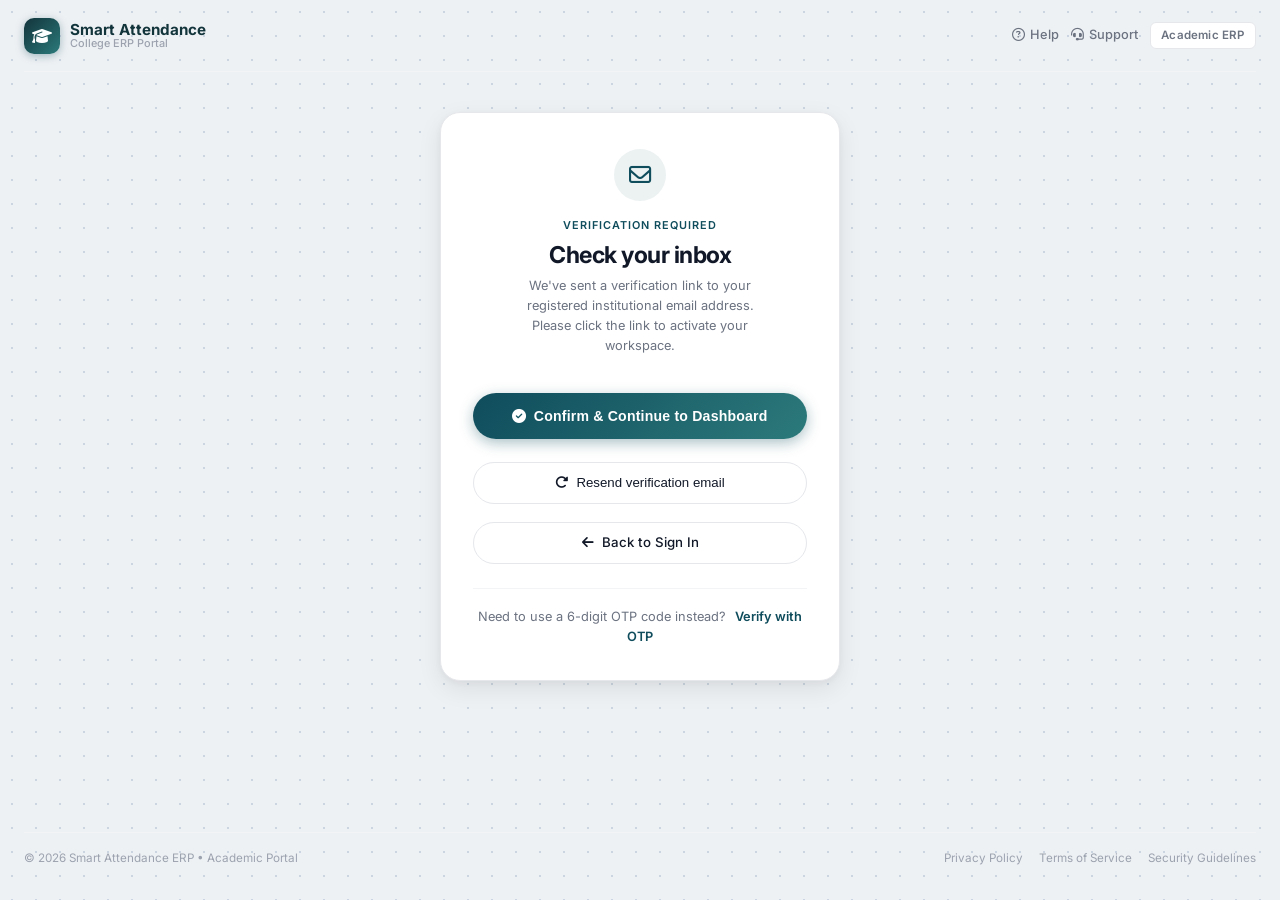
<file: Authentication/email-verification.html>
<!DOCTYPE html>
<html lang="en">
<head>
    <meta charset="UTF-8">
    <meta name="viewport" content="width=device-width, initial-scale=1.0">
    <title>Email Verification | Smart Attendance ERP</title>
    <!-- Google Fonts Poppins -->
    <link rel="preconnect" href="https://fonts.googleapis.com">
    <link rel="preconnect" href="https://fonts.gstatic.com" crossorigin>
    <link href="https://fonts.googleapis.com/css2?family=Poppins:wght@300;400;500;600;700&display=swap" rel="stylesheet">
    <!-- Font Awesome 6.5.1 -->
    <link rel="stylesheet" href="https://cdnjs.cloudflare.com/ajax/libs/font-awesome/6.5.1/css/all.min.css">
    <!-- Authentication ERP Stylesheet -->
    <link rel="stylesheet" href="/Authentication/css/style.css">
</head>
<body>

    <div class="page-shell">
        <!-- Top Navigation Header -->
        <header class="topbar">
            <a class="brand" href="/login">
                <div class="brand-mark">
                    <i class="fa-solid fa-graduation-cap"></i>
                </div>
                <div class="brand-text-wrap">
                    <span class="brand-name">Smart Attendance</span>
                    <span class="brand-sub">College ERP Portal</span>
                </div>
            </a>
            <nav class="topbar-nav" aria-label="Portal links">
                <a href="#"><i class="fa-regular fa-circle-question me-1"></i> Help</a>
                <a href="#"><i class="fa-solid fa-headset me-1"></i> Support</a>
                <span class="lang-pill">Academic ERP</span>
            </nav>
        </header>

        <!-- Main Split Authentication Layout -->
        <main class="auth-layout">
            
            <!-- Left Side: Product Branding & Overview -->
            <section class="hero-panel" aria-label="Account Verification">
                <div class="hero-content">
                    <div class="hero-badge">
                        <i class="fa-solid fa-envelope-circle-check"></i> Account Verification
                    </div>
                    <h1 class="hero-title">Verify your email</h1>
                    <p class="hero-tagline">"Confirm your institutional affiliation."</p>
                    <p class="hero-text">
                        A quick verification ensures all parent SMS alerts, student attendance digests, and academic rosters remain confidential and properly routed.
                    </p>

                    <div class="feature-grid">
                        <div class="feature-card">
                            <i class="fa-solid fa-envelope-open-text"></i>
                            <span>Direct Link Delivery</span>
                        </div>
                        <div class="feature-card">
                            <i class="fa-solid fa-clock"></i>
                            <span>Rapid Activation</span>
                        </div>
                        <div class="feature-card">
                            <i class="fa-solid fa-user-shield"></i>
                            <span>Spam Protection</span>
                        </div>
                        <div class="feature-card">
                            <i class="fa-solid fa-school"></i>
                            <span>Campus Sync</span>
                        </div>
                    </div>
                </div>

                <div class="hero-footer-note">
                    <i class="fa-solid fa-circle-check"></i>
                    <span>College IT Security Protocols &bull; ERP v2.4</span>
                </div>
            </section>

            <!-- Right Side: Email Verification Card -->
            <section class="auth-card-panel">
                <div class="auth-card">
                    
                    <div class="auth-card-head text-center">
                        <div style="width: 52px; height: 52px; background-color: var(--primary-light); color: var(--primary); border-radius: 50%; display: inline-flex; align-items: center; justify-content: center; font-size: 1.4rem; margin-bottom: 1rem;">
                            <i class="fa-regular fa-envelope"></i>
                        </div>
                        <span class="auth-eyebrow">Verification Required</span>
                        <h2 class="auth-title">Check your inbox</h2>
                        <p class="auth-desc">We've sent a verification link to your registered institutional email address. Please click the link to activate your workspace.</p>
                    </div>

                    <!-- Resend Notification Banner -->
                    <div class="auth-alert auth-alert-success" id="resendAlert">
                        <i class="fa-solid fa-circle-check mt-1"></i>
                        <span>A fresh verification link has been sent to your email.</span>
                    </div>

                    <div class="form-section mt-2">
                        <!-- Simulate Instant Verification Button for testing/demo flow -->
                        <button type="button" class="btn-submit" id="verifyNowBtn">
                            <i class="fa-solid fa-circle-check me-1"></i> Confirm & Continue to Dashboard
                        </button>

                        <!-- Resend Button with 60s cooldown timer -->
                        <button type="button" class="btn-secondary-action" id="resendBtn">
                            <i class="fa-solid fa-rotate-right me-1"></i> <span id="resendText">Resend verification email</span>
                        </button>

                        <a href="/login" class="btn-secondary-action" style="margin-top: 0.25rem;">
                            <i class="fa-solid fa-arrow-left me-1"></i> Back to Sign In
                        </a>
                    </div>

                    <div class="auth-footer-links">
                        <span>Need to use a 6-digit OTP code instead?</span>
                        <a href="/Authentication/otp-verification.html">Verify with OTP</a>
                    </div>

                </div>
            </section>

        </main>

        <!-- Footer -->
        <footer class="footer">
            <span>&copy; 2026 Smart Attendance ERP &bull; Academic Portal</span>
            <div class="footer-links">
                <a href="#">Privacy Policy</a>
                <a href="#">Terms of Service</a>
                <a href="#">Security Guidelines</a>
            </div>
        </footer>
    </div>

    <!-- Core Authentication Controller -->
    <script src="/auth.js"></script>
    <script>
        document.addEventListener('DOMContentLoaded', () => {
            const resendBtn = document.getElementById('resendBtn');
            const resendText = document.getElementById('resendText');
            const resendAlert = document.getElementById('resendAlert');
            const verifyNowBtn = document.getElementById('verifyNowBtn');

            let countdown = 0;
            let timerInterval = null;

            resendBtn.addEventListener('click', () => {
                if (countdown > 0) return;

                resendAlert.classList.add('active');
                countdown = 60;
                resendBtn.disabled = true;
                updateButtonText();

                timerInterval = setInterval(() => {
                    countdown--;
                    if (countdown <= 0) {
                        clearInterval(timerInterval);
                        resendBtn.disabled = false;
                        resendText.textContent = 'Resend verification email';
                    } else {
                        updateButtonText();
                    }
                }, 1000);
            });

            function updateButtonText() {
                resendText.textContent = `Resend available in (${countdown}s)`;
            }

            verifyNowBtn.addEventListener('click', () => {
                verifyNowBtn.disabled = true;
                verifyNowBtn.innerHTML = '<span class="btn-spinner active me-2"></span> Finalizing verification...';
                setTimeout(() => {
                    window.location.replace('/dashboard');
                }, 600);
            });
        });
    </script>
</body>
</html>
</file>
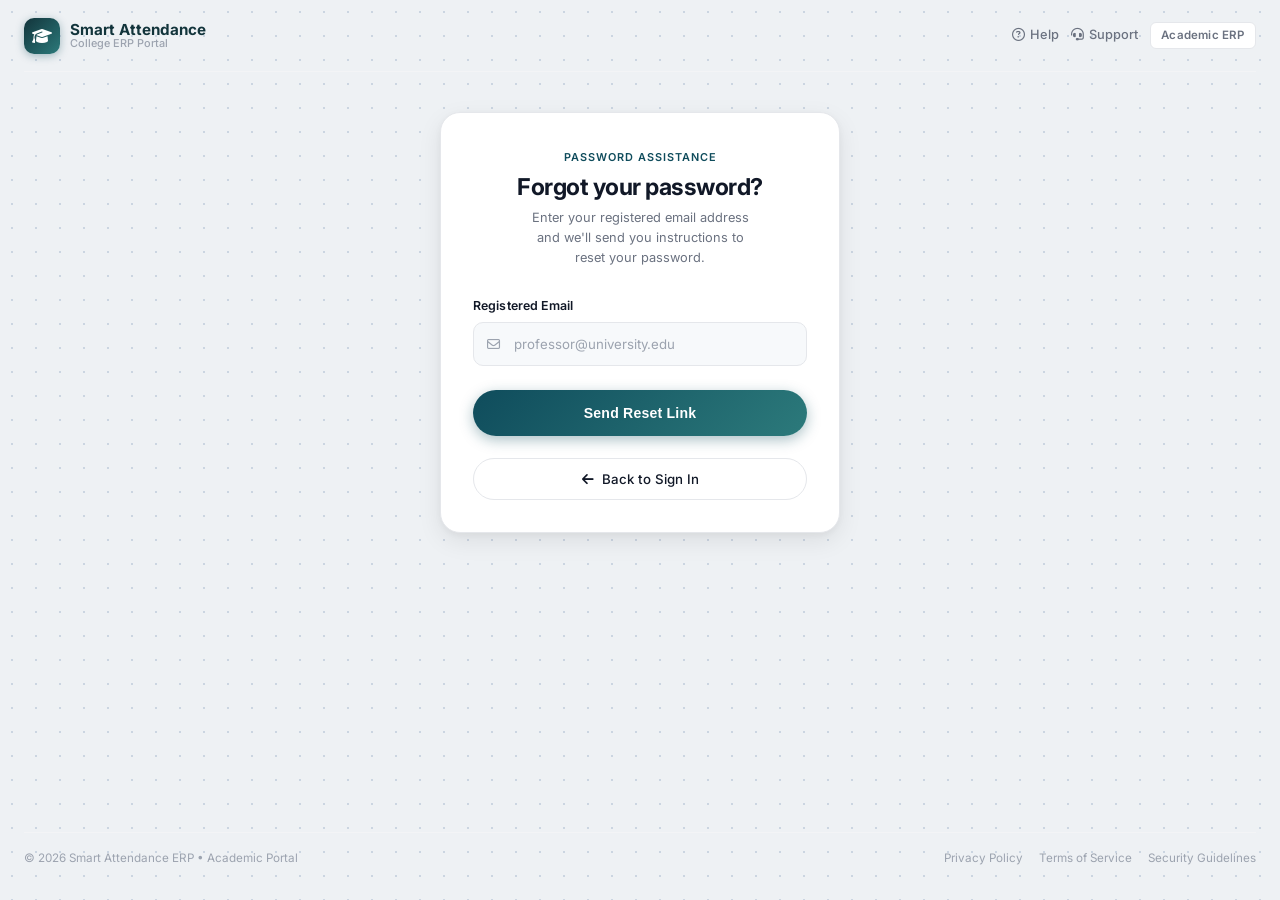
<file: Authentication/forgot-password.html>
<!DOCTYPE html>
<html lang="en">
<head>
    <meta charset="UTF-8">
    <meta name="viewport" content="width=device-width, initial-scale=1.0">
    <title>Forgot Password | Smart Attendance ERP</title>
    <!-- Google Fonts Poppins -->
    <link rel="preconnect" href="https://fonts.googleapis.com">
    <link rel="preconnect" href="https://fonts.gstatic.com" crossorigin>
    <link href="https://fonts.googleapis.com/css2?family=Poppins:wght@300;400;500;600;700&display=swap" rel="stylesheet">
    <!-- Font Awesome 6.5.1 -->
    <link rel="stylesheet" href="https://cdnjs.cloudflare.com/ajax/libs/font-awesome/6.5.1/css/all.min.css">
    <!-- Authentication ERP Stylesheet -->
    <link rel="stylesheet" href="/Authentication/css/style.css">
</head>
<body>

    <div class="page-shell">
        <!-- Top Navigation Header -->
        <header class="topbar">
            <a class="brand" href="/login">
                <div class="brand-mark">
                    <i class="fa-solid fa-graduation-cap"></i>
                </div>
                <div class="brand-text-wrap">
                    <span class="brand-name">Smart Attendance</span>
                    <span class="brand-sub">College ERP Portal</span>
                </div>
            </a>
            <nav class="topbar-nav" aria-label="Portal links">
                <a href="#"><i class="fa-regular fa-circle-question me-1"></i> Help</a>
                <a href="#"><i class="fa-solid fa-headset me-1"></i> Support</a>
                <span class="lang-pill">Academic ERP</span>
            </nav>
        </header>

        <!-- Main Split Authentication Layout -->
        <main class="auth-layout">
            
            <!-- Left Side: Product Branding & Overview -->
            <section class="hero-panel" aria-label="Account Recovery Overview">
                <div class="hero-content">
                    <div class="hero-badge">
                        <i class="fa-solid fa-key"></i> Credential Recovery
                    </div>
                    <h1 class="hero-title">Recover access safely</h1>
                    <p class="hero-tagline">"Verified institutional password reset."</p>
                    <p class="hero-text">
                        Securely recover access to your faculty workspace. Verification instructions will be dispatched to your registered institutional email.
                    </p>

                    <div class="feature-grid">
                        <div class="feature-card">
                            <i class="fa-solid fa-envelope-circle-check"></i>
                            <span>Protected Reset Link</span>
                        </div>
                        <div class="feature-card">
                            <i class="fa-solid fa-stopwatch"></i>
                            <span>Timed Expiration</span>
                        </div>
                        <div class="feature-card">
                            <i class="fa-solid fa-shield-halved"></i>
                            <span>Data Protection</span>
                        </div>
                        <div class="feature-card">
                            <i class="fa-solid fa-headset"></i>
                            <span>Admin Support</span>
                        </div>
                    </div>
                </div>

                <div class="hero-footer-note">
                    <i class="fa-solid fa-circle-check"></i>
                    <span>Authorized Institutional Security System v2.4</span>
                </div>
            </section>

            <!-- Right Side: Forgot Password Form Card -->
            <section class="auth-card-panel">
                <div class="auth-card">
                    
                    <div class="auth-card-head">
                        <span class="auth-eyebrow">Password Assistance</span>
                        <h2 class="auth-title">Forgot your password?</h2>
                        <p class="auth-desc">Enter your registered email address and we'll send you instructions to reset your password.</p>
                    </div>

                    <!-- Success Alert Banner -->
                    <div class="auth-alert auth-alert-success" id="successAlert">
                        <i class="fa-solid fa-circle-check mt-1"></i>
                        <span>Password reset instructions have been sent to your email. Please check your inbox and spam folder.</span>
                    </div>

                    <!-- Form Section -->
                    <form class="form-section" id="forgotForm" novalidate>
                        
                        <div class="field-group">
                            <label class="field-label" for="resetEmail">Registered Email</label>
                            <div class="input-wrapper">
                                <i class="fa-regular fa-envelope input-icon"></i>
                                <input 
                                    type="email" 
                                    class="form-control-custom" 
                                    id="resetEmail" 
                                    placeholder="professor@university.edu" 
                                    autocomplete="email"
                                    required 
                                />
                            </div>
                            <div class="invalid-feedback-custom" id="emailFeedback">Please enter a valid email address.</div>
                        </div>

                        <!-- Action Buttons -->
                        <button type="submit" class="btn-submit" id="submitBtn">
                            <span class="btn-spinner" id="btnSpinner"></span>
                            <span id="btnText">Send Reset Link</span>
                        </button>

                        <a href="/login" class="btn-secondary-action">
                            <i class="fa-solid fa-arrow-left me-1"></i> Back to Sign In
                        </a>
                    </form>

                    <!-- Next Step Navigation after success -->
                    <div id="resetNextStep" style="display: none; margin-top: 1rem;">
                        <a href="/Authentication/reset-password.html" class="btn-submit" style="background-color: var(--accent); border-color: var(--accent);">
                            Simulate Reset Link Opened <i class="fa-solid fa-arrow-right ms-1"></i>
                        </a>
                    </div>

                </div>
            </section>

        </main>

        <!-- Footer -->
        <footer class="footer">
            <span>&copy; 2026 Smart Attendance ERP &bull; Academic Portal</span>
            <div class="footer-links">
                <a href="#">Privacy Policy</a>
                <a href="#">Terms of Service</a>
                <a href="#">Security Guidelines</a>
            </div>
        </footer>
    </div>

    <!-- Core Authentication Controller -->
    <script src="/auth.js"></script>
    <script>
        document.addEventListener('DOMContentLoaded', () => {
            const form = document.getElementById('forgotForm');
            const emailInput = document.getElementById('resetEmail');
            const emailFeedback = document.getElementById('emailFeedback');
            const successAlert = document.getElementById('successAlert');
            const submitBtn = document.getElementById('submitBtn');
            const btnText = document.getElementById('btnText');
            const btnSpinner = document.getElementById('btnSpinner');
            const resetNextStep = document.getElementById('resetNextStep');

            emailInput.addEventListener('input', () => {
                emailInput.classList.remove('is-invalid');
                emailFeedback.classList.remove('active');
            });

            function isValidEmail(val) {
                return /^[^\s@]+@[^\s@]+\.[^\s@]+$/.test(val);
            }

            form.addEventListener('submit', async (e) => {
                e.preventDefault();
                const email = emailInput.value.trim();

                if (!email) {
                    emailInput.classList.add('is-invalid');
                    emailFeedback.textContent = 'Please enter your registered email.';
                    emailFeedback.classList.add('active');
                    return;
                }

                if (!isValidEmail(email)) {
                    emailInput.classList.add('is-invalid');
                    emailFeedback.textContent = 'Please enter a valid email address.';
                    emailFeedback.classList.add('active');
                    return;
                }

                submitBtn.disabled = true;
                btnSpinner.classList.add('active');
                btnText.textContent = 'Sending link...';

                try {
                    await window.AuthService.requestPasswordReset(email);
                    
                    submitBtn.disabled = false;
                    btnSpinner.classList.remove('active');
                    btnText.textContent = 'Resend Reset Link';

                    successAlert.classList.add('active');
                    resetNextStep.style.display = 'block';
                } catch (err) {
                    submitBtn.disabled = false;
                    btnSpinner.classList.remove('active');
                    btnText.textContent = 'Send Reset Link';
                }
            });
        });
    </script>
</body>
</html>
</file>
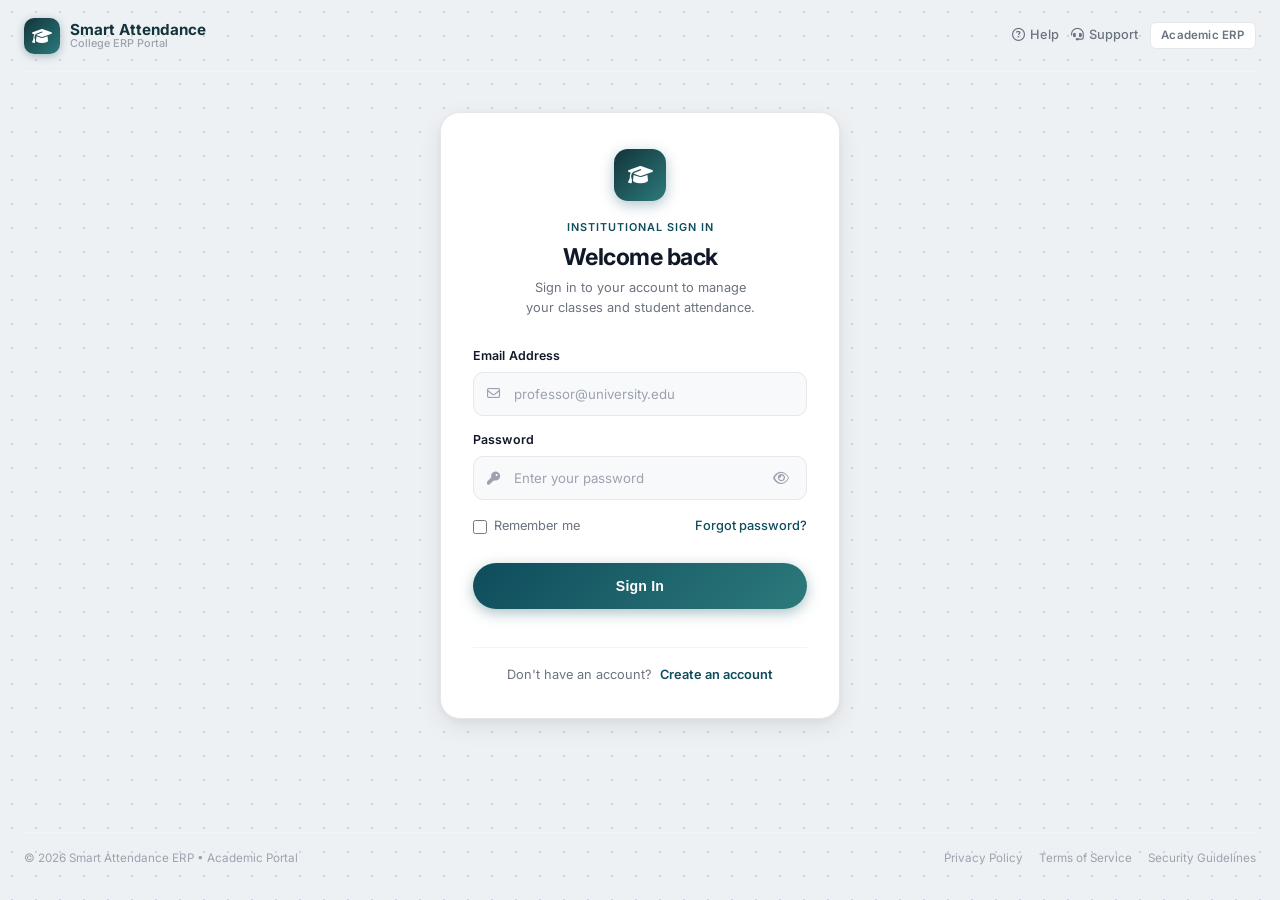
<file: Authentication/login.html>
<!DOCTYPE html>
<html lang="en">
<head>
    <meta charset="UTF-8">
    <meta name="viewport" content="width=device-width, initial-scale=1.0">
    <title>Sign In | Smart Attendance ERP</title>
    <!-- Google Fonts Poppins -->
    <link rel="preconnect" href="https://fonts.googleapis.com">
    <link rel="preconnect" href="https://fonts.gstatic.com" crossorigin>
    <link href="https://fonts.googleapis.com/css2?family=Poppins:wght@300;400;500;600;700&display=swap" rel="stylesheet">
    <!-- Font Awesome 6.5.1 -->
    <link rel="stylesheet" href="https://cdnjs.cloudflare.com/ajax/libs/font-awesome/6.5.1/css/all.min.css">
    <!-- Authentication ERP Stylesheet -->
    <link rel="stylesheet" href="/Authentication/css/style.css">
</head>
<body>

    <div class="page-shell">
        <!-- Top Navigation Header -->
        <header class="topbar">
            <a class="brand" href="/login">
                <div class="brand-mark">
                    <i class="fa-solid fa-graduation-cap"></i>
                </div>
                <div class="brand-text-wrap">
                    <span class="brand-name">Smart Attendance</span>
                    <span class="brand-sub">College ERP Portal</span>
                </div>
            </a>
            <nav class="topbar-nav" aria-label="Portal links">
                <a href="#"><i class="fa-regular fa-circle-question me-1"></i> Help</a>
                <a href="#"><i class="fa-solid fa-headset me-1"></i> Support</a>
                <span class="lang-pill">Academic ERP</span>
            </nav>
        </header>

        <!-- Main Split Authentication Layout -->
        <main class="auth-layout">
            
            <!-- Left Side: Product Branding & Overview -->
            <section class="hero-panel" aria-label="System Introduction">
                <div class="hero-content">
                    <div class="hero-badge">
                        <i class="fa-solid fa-shield-halved"></i> Institutional Access
                    </div>
                    <h1 class="hero-title">Smart Attendance</h1>
                    <p class="hero-tagline">"Manage attendance. Stay connected."</p>
                    <p class="hero-text">
                        A centralized platform for managing classes, attendance, and academic records with instant communication and verified audit logs.
                    </p>

                    <!-- Minimal Feature Badges (No Giant Illustrations) -->
                    <div class="feature-grid">
                        <div class="feature-card">
                            <i class="fa-solid fa-calendar-check"></i>
                            <span>One-Tap Roll Call</span>
                        </div>
                        <div class="feature-card">
                            <i class="fa-brands fa-whatsapp"></i>
                            <span>Parent Alerts</span>
                        </div>
                        <div class="feature-card">
                            <i class="fa-solid fa-chart-pie"></i>
                            <span>Real-Time Analytics</span>
                        </div>
                        <div class="feature-card">
                            <i class="fa-solid fa-lock"></i>
                            <span>Role-Based Access</span>
                        </div>
                    </div>
                </div>

                <div class="hero-footer-note">
                    <i class="fa-solid fa-circle-check"></i>
                    <span>Encrypted Institutional Authentication v2.4</span>
                </div>
            </section>

            <!-- Right Side: Login Form Card -->
            <section class="auth-card-panel">
                <div class="auth-card">
                    
                    <div class="auth-card-head">
                        <div class="card-logo-icon">
                            <i class="fa-solid fa-graduation-cap"></i>
                        </div>
                        <span class="auth-eyebrow">Institutional Sign In</span>
                        <h2 class="auth-title">Welcome back</h2>
                        <p class="auth-desc">Sign in to your account to manage your classes and student attendance.</p>
                    </div>

                    <!-- Global Alert Banner -->
                    <div class="auth-alert auth-alert-error" id="loginAlert">
                        <i class="fa-solid fa-circle-exclamation mt-1"></i>
                        <span id="loginAlertMsg">Invalid email or password.</span>
                    </div>

                    <form class="form-section" id="loginForm" novalidate>
                        
                        <!-- Email Address Field -->
                        <div class="field-group">
                            <label class="field-label" for="loginEmail">Email Address</label>
                            <div class="input-wrapper">
                                <i class="fa-regular fa-envelope input-icon"></i>
                                <input 
                                    type="email" 
                                    class="form-control-custom" 
                                    id="loginEmail" 
                                    name="email" 
                                    placeholder="professor@university.edu" 
                                    autocomplete="email"
                                    required 
                                />
                            </div>
                            <div class="invalid-feedback-custom" id="emailFeedback">Please enter your email.</div>
                        </div>

                        <!-- Password Field with Show/Hide Toggle -->
                        <div class="field-group">
                            <label class="field-label" for="loginPassword">Password</label>
                            <div class="input-wrapper">
                                <i class="fa-solid fa-key input-icon"></i>
                                <input 
                                    type="password" 
                                    class="form-control-custom" 
                                    id="loginPassword" 
                                    name="password" 
                                    placeholder="Enter your password" 
                                    autocomplete="current-password"
                                    required 
                                />
                                <button type="button" class="password-toggle" id="togglePasswordBtn" aria-label="Toggle password visibility">
                                    <i class="fa-regular fa-eye" id="togglePasswordIcon"></i>
                                </button>
                            </div>
                            <div class="invalid-feedback-custom" id="passwordFeedback">Please enter your password.</div>
                        </div>

                        <!-- Options: Remember Me & Forgot Password -->
                        <div class="form-options">
                            <label class="checkbox-wrap">
                                <input type="checkbox" id="rememberMe">
                                <span>Remember me</span>
                            </label>
                            <a href="/Authentication/forgot-password.html" class="auth-link">Forgot password?</a>
                        </div>

                        <!-- Submit Button -->
                        <button type="submit" class="btn-submit" id="submitBtn">
                            <span class="btn-spinner" id="btnSpinner"></span>
                            <span id="btnText">Sign In</span>
                        </button>

                        <!-- Secondary Links -->
                        <div class="auth-footer-links">
                            <span>Don't have an account?</span>
                            <a href="/signup">Create an account</a>
                        </div>
                    </form>

                </div>
            </section>

        </main>

        <!-- Footer -->
        <footer class="footer">
            <span>&copy; 2026 Smart Attendance ERP &bull; Academic Portal</span>
            <div class="footer-links">
                <a href="#">Privacy Policy</a>
                <a href="#">Terms of Service</a>
                <a href="#">Security Guidelines</a>
            </div>
        </footer>
    </div>

    <!-- Core Authentication Controller -->
    <script src="/auth.js"></script>
    <script>
        // Guard: If already authenticated, verify with server then redirect to Dashboard
        // Hide the page until the check resolves to prevent content flash
        document.documentElement.style.visibility = 'hidden';
        (async function () {
            if (window.AuthService) {
                const redirected = await window.AuthService.redirectIfAuthenticated();
                if (!redirected) {
                    document.documentElement.style.visibility = 'visible';
                }
            } else {
                document.documentElement.style.visibility = 'visible';
            }
        })();

        document.addEventListener('DOMContentLoaded', () => {
            const loginForm = document.getElementById('loginForm');
            const emailInput = document.getElementById('loginEmail');
            const passwordInput = document.getElementById('loginPassword');
            const rememberMeCheckbox = document.getElementById('rememberMe');
            const emailFeedback = document.getElementById('emailFeedback');
            const passwordFeedback = document.getElementById('passwordFeedback');
            const loginAlert = document.getElementById('loginAlert');
            const loginAlertMsg = document.getElementById('loginAlertMsg');
            const submitBtn = document.getElementById('submitBtn');
            const btnText = document.getElementById('btnText');
            const btnSpinner = document.getElementById('btnSpinner');

            // Password Toggle Handler
            const togglePasswordBtn = document.getElementById('togglePasswordBtn');
            const togglePasswordIcon = document.getElementById('togglePasswordIcon');
            togglePasswordBtn.addEventListener('click', () => {
                const isPassword = passwordInput.type === 'password';
                passwordInput.type = isPassword ? 'text' : 'password';
                togglePasswordIcon.className = isPassword ? 'fa-regular fa-eye-slash' : 'fa-regular fa-eye';
            });

            // Input Event Listeners for real-time validation clearing
            emailInput.addEventListener('input', () => {
                emailInput.classList.remove('is-invalid');
                emailFeedback.classList.remove('active');
                loginAlert.classList.remove('active');
            });

            passwordInput.addEventListener('input', () => {
                passwordInput.classList.remove('is-invalid');
                passwordFeedback.classList.remove('active');
                loginAlert.classList.remove('active');
            });

            // Email format validator regex
            function isValidEmail(val) {
                return /^[^\s@]+@[^\s@]+\.[^\s@]+$/.test(val);
            }

            // Form Submit Handler
            loginForm.addEventListener('submit', async (e) => {
                e.preventDefault();
                let hasError = false;

                const email = emailInput.value.trim();
                const password = passwordInput.value.trim();
                const rememberMe = rememberMeCheckbox.checked;

                // Validate Email
                if (!email) {
                    emailInput.classList.add('is-invalid');
                    emailFeedback.textContent = 'Please enter your email.';
                    emailFeedback.classList.add('active');
                    hasError = true;
                } else if (!isValidEmail(email)) {
                    emailInput.classList.add('is-invalid');
                    emailFeedback.textContent = 'Please enter a valid email address.';
                    emailFeedback.classList.add('active');
                    hasError = true;
                }

                // Validate Password
                if (!password) {
                    passwordInput.classList.add('is-invalid');
                    passwordFeedback.textContent = 'Please enter your password.';
                    passwordFeedback.classList.add('active');
                    hasError = true;
                } else if (password.length < 6) {
                    passwordInput.classList.add('is-invalid');
                    passwordFeedback.textContent = 'Password must be at least 6 characters.';
                    passwordFeedback.classList.add('active');
                    hasError = true;
                }

                if (hasError) return;

                // Set Loading State on Button
                submitBtn.disabled = true;
                btnSpinner.classList.add('active');
                btnText.textContent = 'Signing in...';
                loginAlert.classList.remove('active');

                try {
                    // Call central authentication service
                    await window.AuthService.login(email, password, rememberMe);
                    
                    btnText.textContent = 'Redirecting to Dashboard...';
                    // Redirect immediately to the approved ERP Dashboard
                    window.location.replace('/dashboard');
                } catch (err) {
                    submitBtn.disabled = false;
                    btnSpinner.classList.remove('active');
                    btnText.textContent = 'Sign In';

                    // Generic secure error message
                    loginAlertMsg.textContent = err.message || 'Invalid email or password.';
                    loginAlert.classList.add('active');
                }
            });
        });
    </script>
</body>
</html>
</file>
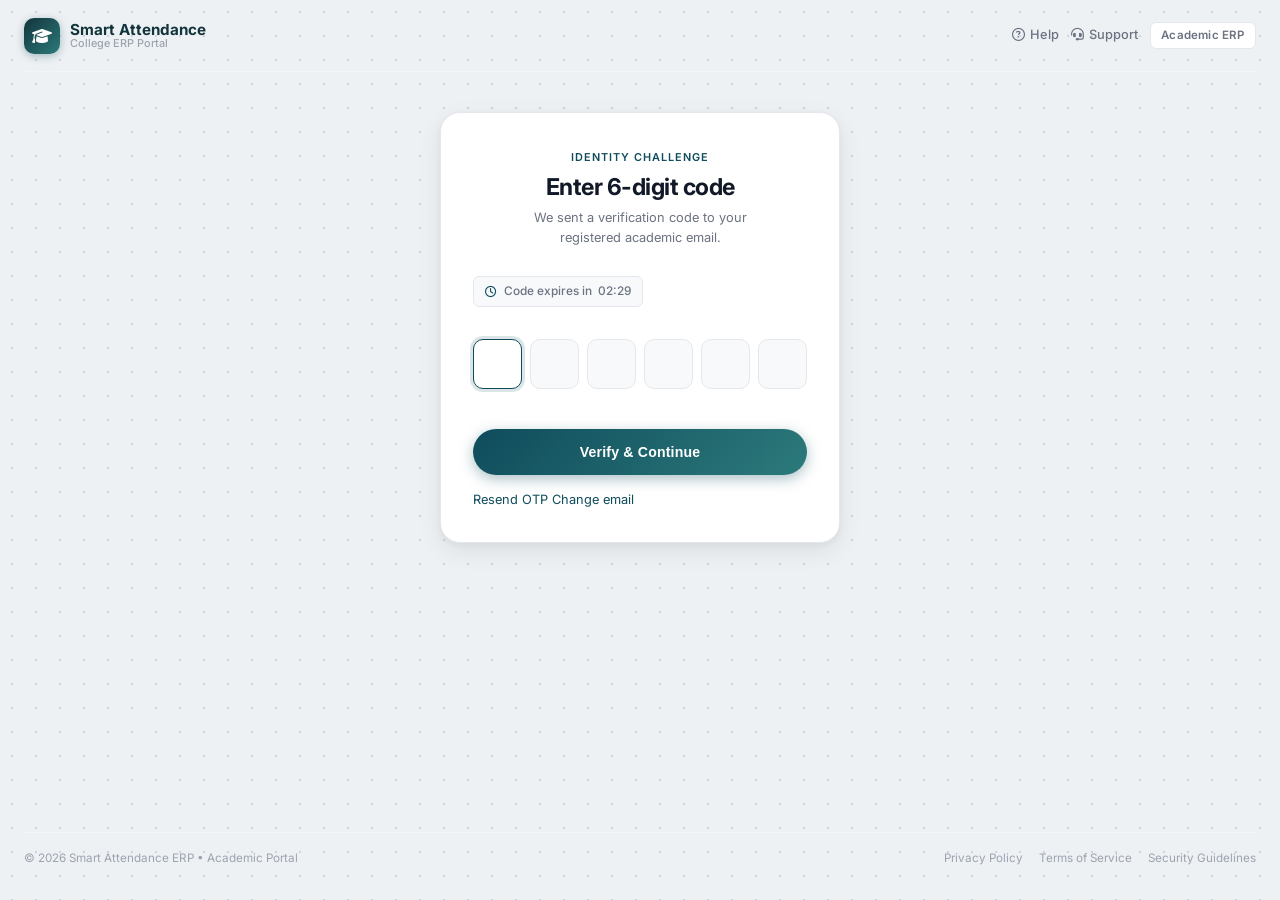
<file: Authentication/otp-verification.html>
<!DOCTYPE html>
<html lang="en">
<head>
    <meta charset="UTF-8">
    <meta name="viewport" content="width=device-width, initial-scale=1.0">
    <title>OTP Verification | Smart Attendance ERP</title>
    <!-- Google Fonts Poppins -->
    <link rel="preconnect" href="https://fonts.googleapis.com">
    <link rel="preconnect" href="https://fonts.gstatic.com" crossorigin>
    <link href="https://fonts.googleapis.com/css2?family=Poppins:wght@300;400;500;600;700&display=swap" rel="stylesheet">
    <!-- Font Awesome 6.5.1 -->
    <link rel="stylesheet" href="https://cdnjs.cloudflare.com/ajax/libs/font-awesome/6.5.1/css/all.min.css">
    <!-- Authentication ERP Stylesheet -->
    <link rel="stylesheet" href="/Authentication/css/style.css">
</head>
<body>

    <div class="page-shell">
        <!-- Top Navigation Header -->
        <header class="topbar">
            <a class="brand" href="/login">
                <div class="brand-mark">
                    <i class="fa-solid fa-graduation-cap"></i>
                </div>
                <div class="brand-text-wrap">
                    <span class="brand-name">Smart Attendance</span>
                    <span class="brand-sub">College ERP Portal</span>
                </div>
            </a>
            <nav class="topbar-nav" aria-label="Portal links">
                <a href="#"><i class="fa-regular fa-circle-question me-1"></i> Help</a>
                <a href="#"><i class="fa-solid fa-headset me-1"></i> Support</a>
                <span class="lang-pill">Academic ERP</span>
            </nav>
        </header>

        <!-- Main Split Authentication Layout -->
        <main class="auth-layout">
            
            <!-- Left Side: Product Branding & Overview -->
            <section class="hero-panel" aria-label="Security Overview">
                <div class="hero-content">
                    <div class="hero-badge">
                        <i class="fa-solid fa-shield-halved"></i> Two-Factor Verification
                    </div>
                    <h1 class="hero-title">Verify your identity</h1>
                    <p class="hero-tagline">"Enhanced security for faculty access."</p>
                    <p class="hero-text">
                        Enter the six-digit verification pass-code sent to your registered institutional address to authorize your device.
                    </p>

                    <div class="feature-grid">
                        <div class="feature-card">
                            <i class="fa-solid fa-stopwatch"></i>
                            <span>Timed OTP Expiry</span>
                        </div>
                        <div class="feature-card">
                            <i class="fa-solid fa-mobile-screen-button"></i>
                            <span>Instant Delivery</span>
                        </div>
                        <div class="feature-card">
                            <i class="fa-solid fa-lock"></i>
                            <span>Device Authorization</span>
                        </div>
                        <div class="feature-card">
                            <i class="fa-solid fa-circle-check"></i>
                            <span>Verified Roster</span>
                        </div>
                    </div>
                </div>

                <div class="hero-footer-note">
                    <i class="fa-solid fa-circle-check"></i>
                    <span>Authorized Campus Session Security &bull; ERP v2.4</span>
                </div>
            </section>

            <!-- Right Side: OTP Verification Card -->
            <section class="auth-card-panel">
                <div class="auth-card">
                    
                    <div class="auth-card-head text-center">
                        <span class="auth-eyebrow">Identity Challenge</span>
                        <h2 class="auth-title">Enter 6-digit code</h2>
                        <p class="auth-desc">We sent a verification code to your registered academic email.</p>
                    </div>

                    <!-- Expiry Timer Badge -->
                    <div class="text-center">
                        <div class="timer-pill">
                            <i class="fa-regular fa-clock"></i> Code expires in <span id="countdownText" class="fw-bold">02:30</span>
                        </div>
                    </div>

                    <!-- Alert Banner -->
                    <div class="auth-alert auth-alert-error" id="otpAlert">
                        <i class="fa-solid fa-circle-exclamation mt-1"></i>
                        <span>Please enter all 6 digits of the verification code.</span>
                    </div>

                    <!-- Form Section -->
                    <form class="form-section" id="otpForm" novalidate>
                        
                        <div class="otp-inputs-grid" id="otpInputs">
                            <input class="otp-box" type="text" inputmode="numeric" maxlength="1" aria-label="Digit 1" autofocus />
                            <input class="otp-box" type="text" inputmode="numeric" maxlength="1" aria-label="Digit 2" />
                            <input class="otp-box" type="text" inputmode="numeric" maxlength="1" aria-label="Digit 3" />
                            <input class="otp-box" type="text" inputmode="numeric" maxlength="1" aria-label="Digit 4" />
                            <input class="otp-box" type="text" inputmode="numeric" maxlength="1" aria-label="Digit 5" />
                            <input class="otp-box" type="text" inputmode="numeric" maxlength="1" aria-label="Digit 6" />
                        </div>

                        <!-- Action Buttons -->
                        <button type="submit" class="btn-submit" id="submitBtn">
                            <span class="btn-spinner" id="btnSpinner"></span>
                            <span id="btnText">Verify & Continue</span>
                        </button>

                        <div class="d-flex justify-content-between align-items-center mt-2" style="font-size: 0.8rem;">
                            <a href="#" id="resendOtpLink" class="fw-semibold">Resend OTP</a>
                            <a href="/login" class="text-muted">Change email</a>
                        </div>
                    </form>

                </div>
            </section>

        </main>

        <!-- Footer -->
        <footer class="footer">
            <span>&copy; 2026 Smart Attendance ERP &bull; Academic Portal</span>
            <div class="footer-links">
                <a href="#">Privacy Policy</a>
                <a href="#">Terms of Service</a>
                <a href="#">Security Guidelines</a>
            </div>
        </footer>
    </div>

    <!-- Core Authentication Controller -->
    <script src="/auth.js"></script>
    <script>
        document.addEventListener('DOMContentLoaded', () => {
            const form = document.getElementById('otpForm');
            const inputs = document.querySelectorAll('.otp-box');
            const otpAlert = document.getElementById('otpAlert');
            const submitBtn = document.getElementById('submitBtn');
            const btnText = document.getElementById('btnText');
            const btnSpinner = document.getElementById('btnSpinner');
            const countdownText = document.getElementById('countdownText');
            const resendOtpLink = document.getElementById('resendOtpLink');

            // Auto-focus stepping across inputs
            inputs.forEach((input, idx) => {
                input.addEventListener('input', (e) => {
                    input.value = input.value.replace(/[^0-9]/g, '');
                    if (input.value.length === 1 && idx < inputs.length - 1) {
                        inputs[idx + 1].focus();
                    }
                    otpAlert.classList.remove('active');
                });

                input.addEventListener('keydown', (e) => {
                    if (e.key === 'Backspace' && !input.value && idx > 0) {
                        inputs[idx - 1].focus();
                    }
                });

                input.addEventListener('paste', (e) => {
                    e.preventDefault();
                    const pasteData = (e.clipboardData || window.clipboardData).getData('text').trim().replace(/[^0-9]/g, '');
                    if (pasteData) {
                        for (let i = 0; i < inputs.length; i++) {
                            inputs[i].value = pasteData[i] || '';
                        }
                        const focusIdx = Math.min(pasteData.length, inputs.length - 1);
                        inputs[focusIdx].focus();
                    }
                });
            });

            // Countdown timer
            let timeLeft = 150;
            const timer = setInterval(() => {
                timeLeft--;
                const mins = String(Math.floor(timeLeft / 60)).padStart(2, '0');
                const secs = String(timeLeft % 60).padStart(2, '0');
                countdownText.textContent = `${mins}:${secs}`;
                if (timeLeft <= 0) {
                    clearInterval(timer);
                    countdownText.textContent = 'Expired';
                }
            }, 1000);

            resendOtpLink.addEventListener('click', (e) => {
                e.preventDefault();
                timeLeft = 150;
                inputs.forEach(i => i.value = '');
                inputs[0].focus();
                alert('A new 6-digit OTP code has been dispatched to your email.');
            });

            form.addEventListener('submit', (e) => {
                e.preventDefault();
                let code = '';
                inputs.forEach(i => code += i.value);

                if (code.length < 6) {
                    otpAlert.classList.add('active');
                    return;
                }

                submitBtn.disabled = true;
                btnSpinner.classList.add('active');
                btnText.textContent = 'Verifying code...';

                setTimeout(() => {
                    window.location.replace('/dashboard');
                }, 700);
            });
        });
    </script>
</body>
</html>
</file>
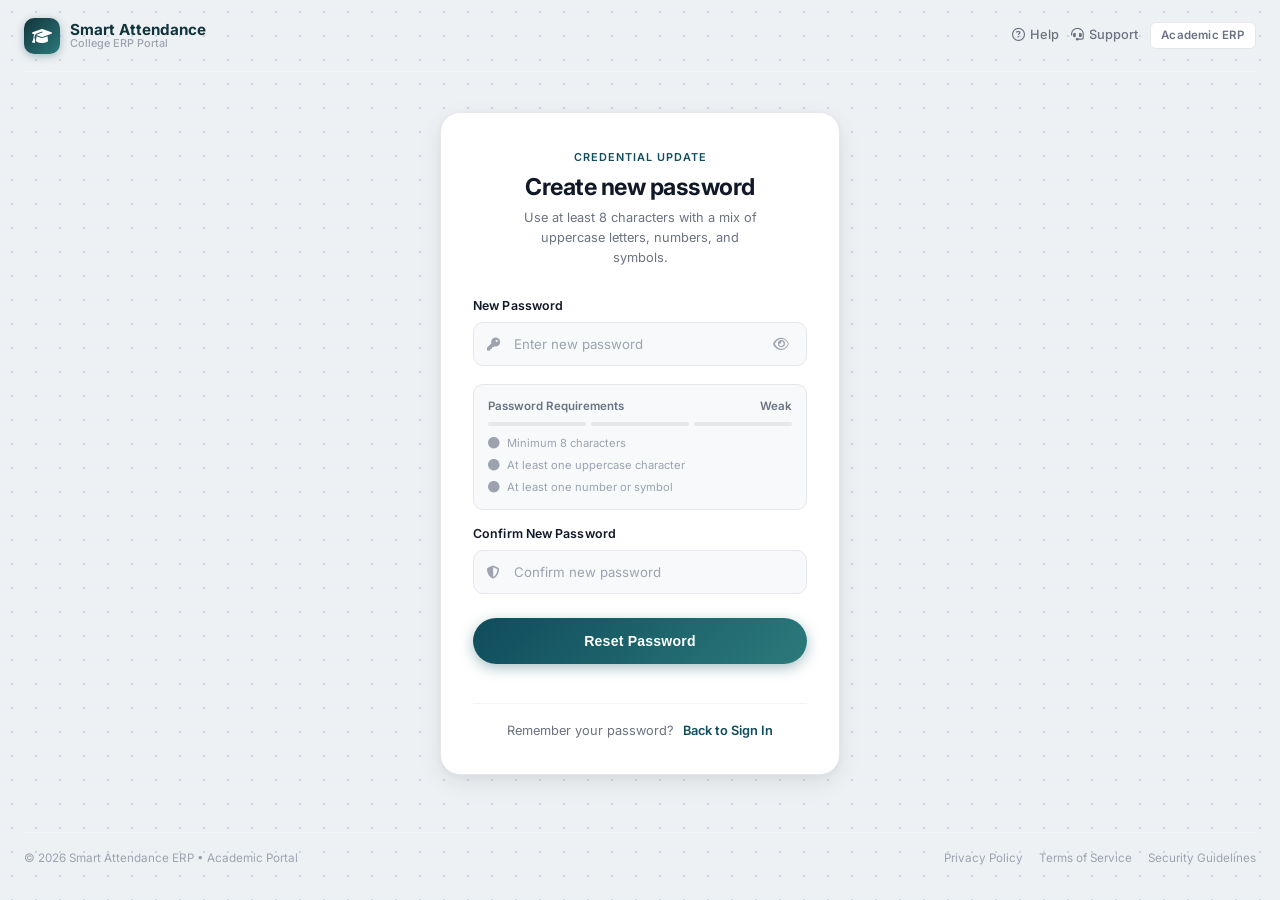
<file: Authentication/reset-password.html>
<!DOCTYPE html>
<html lang="en">
<head>
    <meta charset="UTF-8">
    <meta name="viewport" content="width=device-width, initial-scale=1.0">
    <title>Reset Password | Smart Attendance ERP</title>
    <!-- Google Fonts Poppins -->
    <link rel="preconnect" href="https://fonts.googleapis.com">
    <link rel="preconnect" href="https://fonts.gstatic.com" crossorigin>
    <link href="https://fonts.googleapis.com/css2?family=Poppins:wght@300;400;500;600;700&display=swap" rel="stylesheet">
    <!-- Font Awesome 6.5.1 -->
    <link rel="stylesheet" href="https://cdnjs.cloudflare.com/ajax/libs/font-awesome/6.5.1/css/all.min.css">
    <!-- Authentication ERP Stylesheet -->
    <link rel="stylesheet" href="/Authentication/css/style.css">
</head>
<body>

    <div class="page-shell">
        <!-- Top Navigation Header -->
        <header class="topbar">
            <a class="brand" href="/login">
                <div class="brand-mark">
                    <i class="fa-solid fa-graduation-cap"></i>
                </div>
                <div class="brand-text-wrap">
                    <span class="brand-name">Smart Attendance</span>
                    <span class="brand-sub">College ERP Portal</span>
                </div>
            </a>
            <nav class="topbar-nav" aria-label="Portal links">
                <a href="#"><i class="fa-regular fa-circle-question me-1"></i> Help</a>
                <a href="#"><i class="fa-solid fa-headset me-1"></i> Support</a>
                <span class="lang-pill">Academic ERP</span>
            </nav>
        </header>

        <!-- Main Split Authentication Layout -->
        <main class="auth-layout">
            
            <!-- Left Side: Product Branding & Overview -->
            <section class="hero-panel" aria-label="Security Overview">
                <div class="hero-content">
                    <div class="hero-badge">
                        <i class="fa-solid fa-shield-halved"></i> Institutional Security
                    </div>
                    <h1 class="hero-title">Choose a strong password</h1>
                    <p class="hero-tagline">"Protect faculty and student records."</p>
                    <p class="hero-text">
                        Create a resilient, modern password to keep your college workspace protected and prevent unauthorized grade or attendance modifications.
                    </p>

                    <div class="feature-grid">
                        <div class="feature-card">
                            <i class="fa-solid fa-lock"></i>
                            <span>End-to-End Encryption</span>
                        </div>
                        <div class="feature-card">
                            <i class="fa-solid fa-fingerprint"></i>
                            <span>Session Integrity</span>
                        </div>
                        <div class="feature-card">
                            <i class="fa-solid fa-clock-rotate-left"></i>
                            <span>Audit Logging</span>
                        </div>
                        <div class="feature-card">
                            <i class="fa-solid fa-circle-check"></i>
                            <span>Instant Sync</span>
                        </div>
                    </div>
                </div>

                <div class="hero-footer-note">
                    <i class="fa-solid fa-circle-check"></i>
                    <span>Compliance Standards for Academic Data &bull; ERP v2.4</span>
                </div>
            </section>

            <!-- Right Side: Reset Password Form Card -->
            <section class="auth-card-panel">
                <div class="auth-card">
                    
                    <div class="auth-card-head">
                        <span class="auth-eyebrow">Credential Update</span>
                        <h2 class="auth-title">Create new password</h2>
                        <p class="auth-desc">Use at least 8 characters with a mix of uppercase letters, numbers, and symbols.</p>
                    </div>

                    <!-- Success State Screen (Hidden initially) -->
                    <div id="successView" style="display: none;">
                        <div class="auth-alert auth-alert-success active">
                            <i class="fa-solid fa-circle-check mt-1"></i>
                            <span>Your password has been reset successfully. You can now use your new credentials to sign in.</span>
                        </div>

                        <a href="/login" class="btn-submit text-center" style="margin-top: 1.5rem;">
                            Continue to Sign In <i class="fa-solid fa-arrow-right ms-1"></i>
                        </a>
                    </div>

                    <!-- Form Section -->
                    <form class="form-section" id="resetForm" novalidate>
                        
                        <!-- New Password Field -->
                        <div class="field-group">
                            <label class="field-label" for="newPassword">New Password</label>
                            <div class="input-wrapper">
                                <i class="fa-solid fa-key input-icon"></i>
                                <input 
                                    type="password" 
                                    class="form-control-custom" 
                                    id="newPassword" 
                                    placeholder="Enter new password" 
                                    autocomplete="new-password"
                                    required 
                                />
                                <button type="button" class="password-toggle" id="toggleNewPassBtn" aria-label="Toggle password visibility">
                                    <i class="fa-regular fa-eye" id="toggleNewPassIcon"></i>
                                </button>
                            </div>
                            <div class="invalid-feedback-custom" id="passwordFeedback">Password does not meet requirements.</div>
                        </div>

                        <!-- Requirements Box -->
                        <div class="password-strength-box">
                            <div class="strength-header">
                                <span>Password Requirements</span>
                                <span id="strengthLabel">Weak</span>
                            </div>
                            <div class="strength-meter-bars">
                                <div class="strength-bar-segment" id="bar1"></div>
                                <div class="strength-bar-segment" id="bar2"></div>
                                <div class="strength-bar-segment" id="bar3"></div>
                            </div>
                            <ul class="strength-criteria-list">
                                <li class="criteria-item" id="critLength">
                                    <i class="fa-solid fa-circle"></i>
                                    <span>Minimum 8 characters</span>
                                </li>
                                <li class="criteria-item" id="critUpper">
                                    <i class="fa-solid fa-circle"></i>
                                    <span>At least one uppercase character</span>
                                </li>
                                <li class="criteria-item" id="critNumber">
                                    <i class="fa-solid fa-circle"></i>
                                    <span>At least one number or symbol</span>
                                </li>
                            </ul>
                        </div>

                        <!-- Confirm New Password Field -->
                        <div class="field-group">
                            <label class="field-label" for="confirmNewPassword">Confirm New Password</label>
                            <div class="input-wrapper">
                                <i class="fa-solid fa-shield-halved input-icon"></i>
                                <input 
                                    type="password" 
                                    class="form-control-custom" 
                                    id="confirmNewPassword" 
                                    placeholder="Confirm new password" 
                                    autocomplete="new-password"
                                    required 
                                />
                            </div>
                            <div class="invalid-feedback-custom" id="confirmFeedback">Passwords do not match.</div>
                        </div>

                        <!-- Submit Button -->
                        <button type="submit" class="btn-submit" id="submitBtn">
                            <span class="btn-spinner" id="btnSpinner"></span>
                            <span id="btnText">Reset Password</span>
                        </button>

                        <div class="auth-footer-links">
                            <span>Remember your password?</span>
                            <a href="/login">Back to Sign In</a>
                        </div>
                    </form>

                </div>
            </section>

        </main>

        <!-- Footer -->
        <footer class="footer">
            <span>&copy; 2026 Smart Attendance ERP &bull; Academic Portal</span>
            <div class="footer-links">
                <a href="#">Privacy Policy</a>
                <a href="#">Terms of Service</a>
                <a href="#">Security Guidelines</a>
            </div>
        </footer>
    </div>

    <!-- Core Authentication Controller -->
    <script src="/auth.js"></script>
    <script>
        document.addEventListener('DOMContentLoaded', () => {
            const form = document.getElementById('resetForm');
            const newPasswordInput = document.getElementById('newPassword');
            const confirmNewPasswordInput = document.getElementById('confirmNewPassword');
            const passwordFeedback = document.getElementById('passwordFeedback');
            const confirmFeedback = document.getElementById('confirmFeedback');
            const successView = document.getElementById('successView');
            const submitBtn = document.getElementById('submitBtn');
            const btnText = document.getElementById('btnText');
            const btnSpinner = document.getElementById('btnSpinner');

            // Password Toggle
            const toggleBtn = document.getElementById('toggleNewPassBtn');
            const toggleIcon = document.getElementById('toggleNewPassIcon');
            toggleBtn.addEventListener('click', () => {
                const isPass = newPasswordInput.type === 'password';
                newPasswordInput.type = isPass ? 'text' : 'password';
                toggleIcon.className = isPass ? 'fa-regular fa-eye-slash' : 'fa-regular fa-eye';
            });

            // Strength checking
            const critLength = document.getElementById('critLength');
            const critUpper = document.getElementById('critUpper');
            const critNumber = document.getElementById('critNumber');
            const bar1 = document.getElementById('bar1');
            const bar2 = document.getElementById('bar2');
            const bar3 = document.getElementById('bar3');
            const strengthLabel = document.getElementById('strengthLabel');

            function checkStrength() {
                const val = newPasswordInput.value;
                const hasLength = val.length >= 8;
                const hasUpper = /[A-Z]/.test(val);
                const hasNumber = /[0-9!@#$%^&*()_+\-=\[\]{};':"\\|,.<>\/?]/.test(val);

                updateCriteria(critLength, hasLength);
                updateCriteria(critUpper, hasUpper);
                updateCriteria(critNumber, hasNumber);

                const score = (hasLength ? 1 : 0) + (hasUpper ? 1 : 0) + (hasNumber ? 1 : 0);

                bar1.style.backgroundColor = score >= 1 ? (score === 1 ? 'var(--error)' : score === 2 ? 'var(--warning)' : 'var(--success)') : 'var(--border-color)';
                bar2.style.backgroundColor = score >= 2 ? (score === 2 ? 'var(--warning)' : 'var(--success)') : 'var(--border-color)';
                bar3.style.backgroundColor = score === 3 ? 'var(--success)' : 'var(--border-color)';

                if (score === 0) strengthLabel.textContent = 'None';
                else if (score === 1) strengthLabel.textContent = 'Weak';
                else if (score === 2) strengthLabel.textContent = 'Medium';
                else strengthLabel.textContent = 'Strong';

                return score === 3;
            }

            function updateCriteria(element, isValid) {
                if (isValid) {
                    element.classList.add('valid');
                    element.querySelector('i').className = 'fa-solid fa-circle-check';
                } else {
                    element.classList.remove('valid');
                    element.querySelector('i').className = 'fa-solid fa-circle';
                }
            }

            newPasswordInput.addEventListener('input', () => {
                checkStrength();
                newPasswordInput.classList.remove('is-invalid');
                passwordFeedback.classList.remove('active');
            });

            confirmNewPasswordInput.addEventListener('input', () => {
                confirmNewPasswordInput.classList.remove('is-invalid');
                confirmFeedback.classList.remove('active');
            });

            form.addEventListener('submit', async (e) => {
                e.preventDefault();
                let hasError = false;

                const pass = newPasswordInput.value;
                const confirmPass = confirmNewPasswordInput.value;
                const isStrong = checkStrength();

                if (!pass || !isStrong) {
                    newPasswordInput.classList.add('is-invalid');
                    passwordFeedback.textContent = 'Password must satisfy all 3 criteria.';
                    passwordFeedback.classList.add('active');
                    hasError = true;
                }

                if (pass !== confirmPass) {
                    confirmNewPasswordInput.classList.add('is-invalid');
                    confirmFeedback.textContent = 'Passwords do not match.';
                    confirmFeedback.classList.add('active');
                    hasError = true;
                }

                if (hasError) return;

                submitBtn.disabled = true;
                btnSpinner.classList.add('active');
                btnText.textContent = 'Resetting password...';

                try {
                    await window.AuthService.resetPassword(pass);
                    form.style.display = 'none';
                    successView.style.display = 'block';
                } catch (err) {
                    submitBtn.disabled = false;
                    btnSpinner.classList.remove('active');
                    btnText.textContent = 'Reset Password';
                    newPasswordInput.classList.add('is-invalid');
                    passwordFeedback.textContent = err.message || 'Unable to reset password.';
                    passwordFeedback.classList.add('active');
                }
            });
        });
    </script>
</body>
</html>
</file>
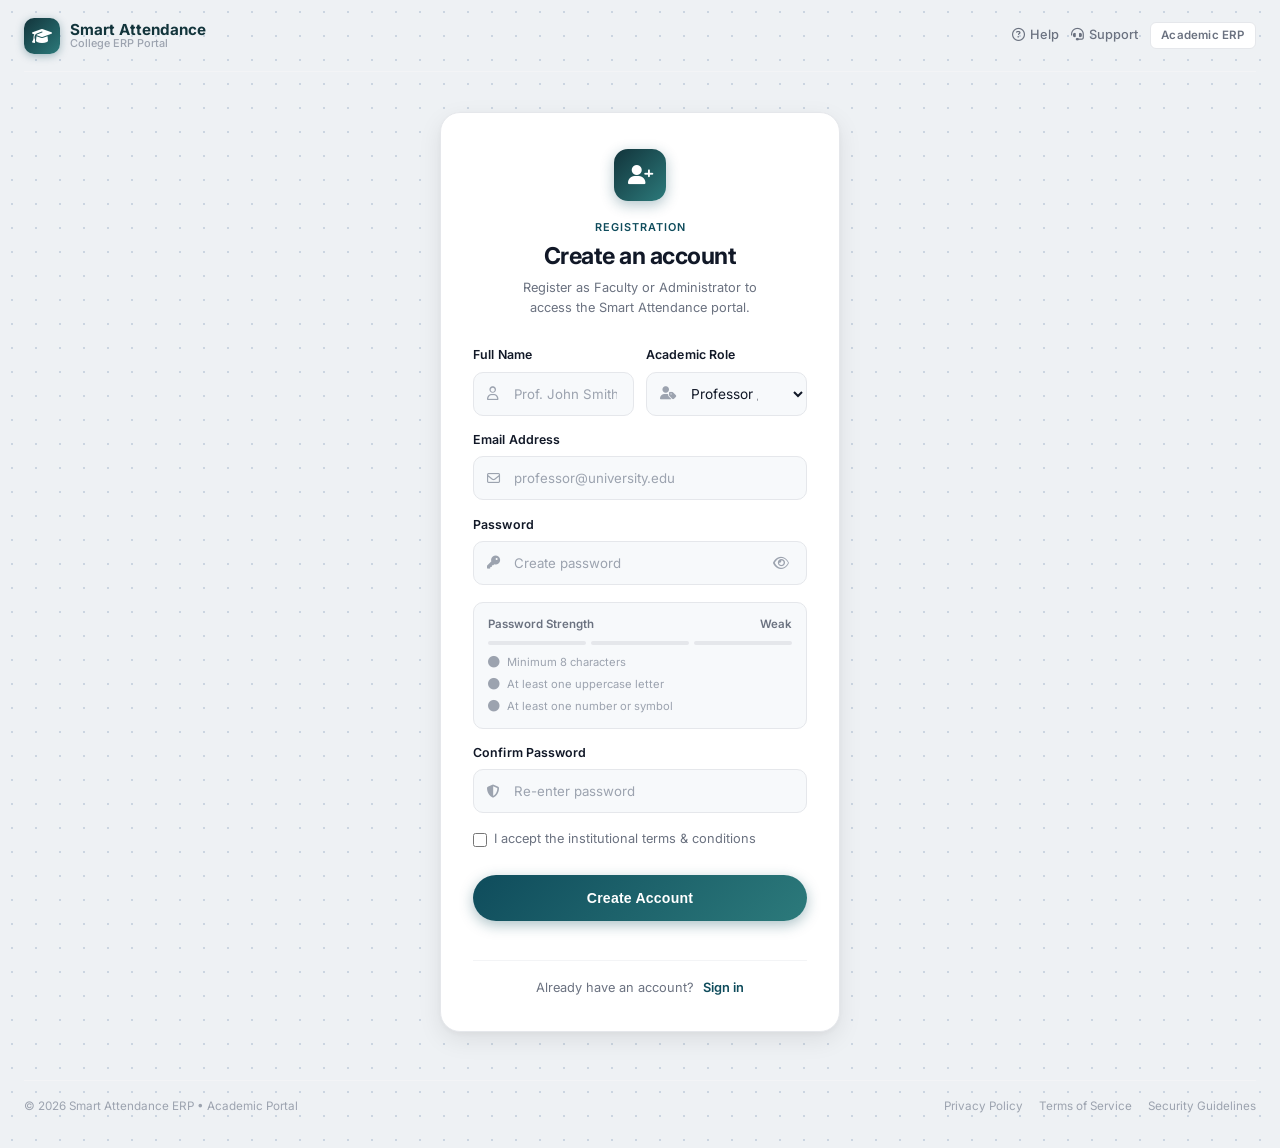
<file: Authentication/signup.html>
<!DOCTYPE html>
<html lang="en">
<head>
    <meta charset="UTF-8">
    <meta name="viewport" content="width=device-width, initial-scale=1.0">
    <title>Create Account | Smart Attendance ERP</title>
    <!-- Google Fonts Poppins -->
    <link rel="preconnect" href="https://fonts.googleapis.com">
    <link rel="preconnect" href="https://fonts.gstatic.com" crossorigin>
    <link href="https://fonts.googleapis.com/css2?family=Poppins:wght@300;400;500;600;700&display=swap" rel="stylesheet">
    <!-- Font Awesome 6.5.1 -->
    <link rel="stylesheet" href="https://cdnjs.cloudflare.com/ajax/libs/font-awesome/6.5.1/css/all.min.css">
    <!-- Authentication ERP Stylesheet -->
    <link rel="stylesheet" href="/Authentication/css/style.css">
</head>
<body>

    <div class="page-shell">
        <!-- Top Navigation Header -->
        <header class="topbar">
            <a class="brand" href="/login">
                <div class="brand-mark">
                    <i class="fa-solid fa-graduation-cap"></i>
                </div>
                <div class="brand-text-wrap">
                    <span class="brand-name">Smart Attendance</span>
                    <span class="brand-sub">College ERP Portal</span>
                </div>
            </a>
            <nav class="topbar-nav" aria-label="Portal links">
                <a href="#"><i class="fa-regular fa-circle-question me-1"></i> Help</a>
                <a href="#"><i class="fa-solid fa-headset me-1"></i> Support</a>
                <span class="lang-pill">Academic ERP</span>
            </nav>
        </header>

        <!-- Main Split Authentication Layout -->
        <main class="auth-layout">
            
            <!-- Left Side: Product Branding & Overview -->
            <section class="hero-panel" aria-label="System Introduction">
                <div class="hero-content">
                    <div class="hero-badge">
                        <i class="fa-solid fa-user-plus"></i> New Account Registration
                    </div>
                    <h1 class="hero-title">Create your workspace</h1>
                    <p class="hero-tagline">"Attendance management for Faculty &amp; Students."</p>
                    <p class="hero-text">
                        Register as Faculty, Administrator, or Student. Enjoy automated roll-call, real-time parent notifications, and verified attendance records.
                    </p>

                    <!-- Feature Badges -->
                    <div class="feature-grid">
                        <div class="feature-card">
                            <i class="fa-solid fa-id-card"></i>
                            <span>Verified Faculty Profiles</span>
                        </div>
                        <div class="feature-card">
                            <i class="fa-solid fa-users-gear"></i>
                            <span>Department Sync</span>
                        </div>
                        <div class="feature-card">
                            <i class="fa-solid fa-shield-check"></i>
                            <span>Audit-Proof Records</span>
                        </div>
                        <div class="feature-card">
                            <i class="fa-solid fa-bolt"></i>
                            <span>Instant Setup</span>
                        </div>
                    </div>
                </div>

                <div class="hero-footer-note">
                    <i class="fa-solid fa-circle-check"></i>
                    <span>Authorized for Affiliated Colleges &bull; ERP v2.4</span>
                </div>
            </section>

            <!-- Right Side: Sign Up Form Card -->
            <section class="auth-card-panel">
                <div class="auth-card">
                    
                    <div class="auth-card-head">
                        <div class="card-logo-icon">
                            <i class="fa-solid fa-user-plus"></i>
                        </div>
                        <span class="auth-eyebrow">Registration</span>
                        <h2 class="auth-title">Create an account</h2>
                        <p class="auth-desc">Register as Faculty or Administrator to access the Smart Attendance portal.</p>
                    </div>

                    <!-- Global Alert Banner -->
                    <div class="auth-alert auth-alert-error" id="signupAlert">
                        <i class="fa-solid fa-circle-exclamation mt-1"></i>
                        <span id="signupAlertMsg">Registration failed. Please check your information.</span>
                    </div>

                    <form class="form-section" id="signupForm" novalidate>
                        
                        <!-- Full Name & Role Row -->
                        <div class="form-row-2">
                            <div class="field-group">
                                <label class="field-label" for="fullName">Full Name</label>
                                <div class="input-wrapper">
                                    <i class="fa-regular fa-user input-icon"></i>
                                    <input 
                                        type="text" 
                                        class="form-control-custom" 
                                        id="fullName" 
                                        placeholder="Prof. John Smith" 
                                        required 
                                    />
                                </div>
                                <div class="invalid-feedback-custom" id="nameFeedback">Please enter your full name.</div>
                            </div>

                            <div class="field-group">
                                <label class="field-label" for="roleSelect">Academic Role</label>
                                <div class="input-wrapper">
                                    <i class="fa-solid fa-user-tag input-icon"></i>
                                    <select class="form-select-custom" id="roleSelect" required>
                                        <option value="Professor" selected>Professor / Faculty</option>
                                        <option value="Administrator">Administrator</option>
                                    </select>
                                </div>
                            </div>
                        </div>

                        <!-- Institutional Email -->
                        <div class="field-group">
                            <label class="field-label" for="signupEmail">Email Address</label>
                            <div class="input-wrapper">
                                <i class="fa-regular fa-envelope input-icon"></i>
                                <input 
                                    type="email" 
                                    class="form-control-custom" 
                                    id="signupEmail" 
                                    placeholder="professor@university.edu" 
                                    autocomplete="email"
                                    required 
                                />
                            </div>
                            <div class="invalid-feedback-custom" id="emailFeedback">Please enter a valid email address.</div>
                        </div>

                        <!-- Password Field with Show/Hide Toggle -->
                        <div class="field-group">
                            <label class="field-label" for="signupPassword">Password</label>
                            <div class="input-wrapper">
                                <i class="fa-solid fa-key input-icon"></i>
                                <input 
                                    type="password" 
                                    class="form-control-custom" 
                                    id="signupPassword" 
                                    placeholder="Create password" 
                                    autocomplete="new-password"
                                    required 
                                />
                                <button type="button" class="password-toggle" id="togglePasswordBtn" aria-label="Toggle password visibility">
                                    <i class="fa-regular fa-eye" id="togglePasswordIcon"></i>
                                </button>
                            </div>
                            <div class="invalid-feedback-custom" id="passwordFeedback">Password does not meet requirements.</div>
                        </div>

                        <!-- Password Strength Requirements Checklist -->
                        <div class="password-strength-box" id="passwordStrengthBox">
                            <div class="strength-header">
                                <span>Password Strength</span>
                                <span id="strengthLabel">Weak</span>
                            </div>
                            <div class="strength-meter-bars">
                                <div class="strength-bar-segment" id="bar1"></div>
                                <div class="strength-bar-segment" id="bar2"></div>
                                <div class="strength-bar-segment" id="bar3"></div>
                            </div>
                            <ul class="strength-criteria-list">
                                <li class="criteria-item" id="critLength">
                                    <i class="fa-solid fa-circle"></i>
                                    <span>Minimum 8 characters</span>
                                </li>
                                <li class="criteria-item" id="critUpper">
                                    <i class="fa-solid fa-circle"></i>
                                    <span>At least one uppercase letter</span>
                                </li>
                                <li class="criteria-item" id="critNumber">
                                    <i class="fa-solid fa-circle"></i>
                                    <span>At least one number or symbol</span>
                                </li>
                            </ul>
                        </div>

                        <!-- Confirm Password Field -->
                        <div class="field-group">
                            <label class="field-label" for="confirmPassword">Confirm Password</label>
                            <div class="input-wrapper">
                                <i class="fa-solid fa-shield-halved input-icon"></i>
                                <input 
                                    type="password" 
                                    class="form-control-custom" 
                                    id="confirmPassword" 
                                    placeholder="Re-enter password" 
                                    autocomplete="new-password"
                                    required 
                                />
                            </div>
                            <div class="invalid-feedback-custom" id="confirmFeedback">Passwords do not match.</div>
                        </div>

                        <!-- Terms Checkbox -->
                        <div class="form-options">
                            <label class="checkbox-wrap">
                                <input type="checkbox" id="termsCheck" required>
                                <span>I accept the institutional terms & conditions</span>
                            </label>
                        </div>
                        <div class="invalid-feedback-custom" id="termsFeedback">You must accept the terms to proceed.</div>

                        <!-- Submit Button -->
                        <button type="submit" class="btn-submit" id="submitBtn">
                            <span class="btn-spinner" id="btnSpinner"></span>
                            <span id="btnText">Create Account</span>
                        </button>

                        <!-- Secondary Links -->
                        <div class="auth-footer-links">
                            <span>Already have an account?</span>
                            <a href="/login">Sign in</a>
                        </div>
                    </form>

                </div>
            </section>

        </main>

        <!-- Footer -->
        <footer class="footer">
            <span>&copy; 2026 Smart Attendance ERP &bull; Academic Portal</span>
            <div class="footer-links">
                <a href="#">Privacy Policy</a>
                <a href="#">Terms of Service</a>
                <a href="#">Security Guidelines</a>
            </div>
        </footer>
    </div>

    <!-- Core Authentication Controller -->
    <script src="/auth.js"></script>
    <script>
        // Guard: If already authenticated, verify with server then redirect to Dashboard
        document.documentElement.style.visibility = 'hidden';
        (async function () {
            if (window.AuthService) {
                const redirected = await window.AuthService.redirectIfAuthenticated();
                if (!redirected) {
                    document.documentElement.style.visibility = 'visible';
                }
            } else {
                document.documentElement.style.visibility = 'visible';
            }
        })();

        document.addEventListener('DOMContentLoaded', () => {
            const form = document.getElementById('signupForm');
            const fullNameInput = document.getElementById('fullName');
            const roleSelect = document.getElementById('roleSelect');
            const emailInput = document.getElementById('signupEmail');
            const passwordInput = document.getElementById('signupPassword');
            const confirmInput = document.getElementById('confirmPassword');
            const termsCheck = document.getElementById('termsCheck');

            const nameFeedback = document.getElementById('nameFeedback');
            const emailFeedback = document.getElementById('emailFeedback');
            const passwordFeedback = document.getElementById('passwordFeedback');
            const confirmFeedback = document.getElementById('confirmFeedback');
            const termsFeedback = document.getElementById('termsFeedback');
            const signupAlert = document.getElementById('signupAlert');
            const signupAlertMsg = document.getElementById('signupAlertMsg');

            const submitBtn = document.getElementById('submitBtn');
            const btnText = document.getElementById('btnText');
            const btnSpinner = document.getElementById('btnSpinner');

            // Password Show/Hide Toggle
            const togglePasswordBtn = document.getElementById('togglePasswordBtn');
            const togglePasswordIcon = document.getElementById('togglePasswordIcon');
            togglePasswordBtn.addEventListener('click', () => {
                const isPass = passwordInput.type === 'password';
                passwordInput.type = isPass ? 'text' : 'password';
                togglePasswordIcon.className = isPass ? 'fa-regular fa-eye-slash' : 'fa-regular fa-eye';
            });

            // Live Password Strength Checker
            const critLength = document.getElementById('critLength');
            const critUpper = document.getElementById('critUpper');
            const critNumber = document.getElementById('critNumber');
            const bar1 = document.getElementById('bar1');
            const bar2 = document.getElementById('bar2');
            const bar3 = document.getElementById('bar3');
            const strengthLabel = document.getElementById('strengthLabel');

            function updatePasswordStrength() {
                const val = passwordInput.value;
                const hasLength = val.length >= 8;
                const hasUpper = /[A-Z]/.test(val);
                const hasNumber = /[0-9!@#$%^&*()_+\-=\[\]{};':"\\|,.<>\/?]/.test(val);

                // Update criteria icons
                updateCriteria(critLength, hasLength);
                updateCriteria(critUpper, hasUpper);
                updateCriteria(critNumber, hasNumber);

                const score = (hasLength ? 1 : 0) + (hasUpper ? 1 : 0) + (hasNumber ? 1 : 0);

                bar1.style.backgroundColor = score >= 1 ? (score === 1 ? 'var(--error)' : score === 2 ? 'var(--warning)' : 'var(--success)') : 'var(--border-color)';
                bar2.style.backgroundColor = score >= 2 ? (score === 2 ? 'var(--warning)' : 'var(--success)') : 'var(--border-color)';
                bar3.style.backgroundColor = score === 3 ? 'var(--success)' : 'var(--border-color)';

                if (score === 0) strengthLabel.textContent = 'None';
                else if (score === 1) strengthLabel.textContent = 'Weak';
                else if (score === 2) strengthLabel.textContent = 'Medium';
                else strengthLabel.textContent = 'Strong';

                return score === 3;
            }

            function updateCriteria(element, isValid) {
                if (isValid) {
                    element.classList.add('valid');
                    element.querySelector('i').className = 'fa-solid fa-circle-check';
                } else {
                    element.classList.remove('valid');
                    element.querySelector('i').className = 'fa-solid fa-circle';
                }
            }

            passwordInput.addEventListener('input', () => {
                updatePasswordStrength();
                passwordInput.classList.remove('is-invalid');
                passwordFeedback.classList.remove('active');
            });

            confirmInput.addEventListener('input', () => {
                confirmInput.classList.remove('is-invalid');
                confirmFeedback.classList.remove('active');
            });

            fullNameInput.addEventListener('input', () => {
                fullNameInput.classList.remove('is-invalid');
                nameFeedback.classList.remove('active');
            });

            emailInput.addEventListener('input', () => {
                emailInput.classList.remove('is-invalid');
                emailFeedback.classList.remove('active');
            });

            function isValidEmail(val) {
                return /^[^\s@]+@[^\s@]+\.[^\s@]+$/.test(val);
            }

            form.addEventListener('submit', async (e) => {
                e.preventDefault();
                let hasError = false;

                const name = fullNameInput.value.trim();
                const email = emailInput.value.trim();
                const role = roleSelect.value;
                const password = passwordInput.value;
                const confirmPass = confirmInput.value;
                const termsAccepted = termsCheck.checked;

                // Validate Name
                if (!name) {
                    fullNameInput.classList.add('is-invalid');
                    nameFeedback.textContent = 'Please enter your full name.';
                    nameFeedback.classList.add('active');
                    hasError = true;
                }

                // Validate Email
                if (!email) {
                    emailInput.classList.add('is-invalid');
                    emailFeedback.textContent = 'Please enter your email.';
                    emailFeedback.classList.add('active');
                    hasError = true;
                } else if (!isValidEmail(email)) {
                    emailInput.classList.add('is-invalid');
                    emailFeedback.textContent = 'Please enter a valid institutional email.';
                    emailFeedback.classList.add('active');
                    hasError = true;
                }

                // Validate Password
                const isStrong = updatePasswordStrength();
                if (!password || !isStrong) {
                    passwordInput.classList.add('is-invalid');
                    passwordFeedback.textContent = 'Password must meet all 3 strength requirements.';
                    passwordFeedback.classList.add('active');
                    hasError = true;
                }

                // Validate Confirm Password
                if (password !== confirmPass) {
                    confirmInput.classList.add('is-invalid');
                    confirmFeedback.textContent = 'Passwords do not match.';
                    confirmFeedback.classList.add('active');
                    hasError = true;
                }

                // Validate Terms
                if (!termsAccepted) {
                    termsFeedback.textContent = 'You must accept the institutional terms to register.';
                    termsFeedback.classList.add('active');
                    hasError = true;
                } else {
                    termsFeedback.classList.remove('active');
                }

                if (hasError) return;

                // Set Loading State
                submitBtn.disabled = true;
                btnSpinner.classList.add('active');
                btnText.textContent = 'Creating account...';
                signupAlert.classList.remove('active');

                try {
                    await window.AuthService.signup({
                        fullName: name,
                        email: email,
                        role: role,
                        password: password
                    });

                    btnText.textContent = 'Workspace ready! Redirecting...';
                    window.location.replace('/dashboard');
                } catch (err) {
                    submitBtn.disabled = false;
                    btnSpinner.classList.remove('active');
                    btnText.textContent = 'Create Account';

                    signupAlertMsg.textContent = err.message || 'An error occurred during account creation.';
                    signupAlert.classList.add('active');
                }
            });
        });
    </script>
</body>
</html>
</file>
<file: Authentication/css/style.css>
/* ==========================================================================
   Smart Attendance ERP – Authentication Pages Stylesheet
   Modern Centered Card Design (Vercel / Linear style)
   ========================================================================== */

@import url('https://fonts.googleapis.com/css2?family=Inter:wght@300;400;500;600;700&family=Poppins:wght@300;400;500;600;700&display=swap');

/* ── Design Tokens ──────────────────────────────────────────── */
:root {
  /* Brand */
  --primary-dark:   #12343B;
  --primary:        #0F4C5C;
  --primary-hover:  #0a3a48;
  --primary-light:  rgba(15, 76, 92, 0.08);
  --primary-focus:  rgba(15, 76, 92, 0.15);
  --accent:         #2C7A7B;

  /* Surfaces */
  --bg-app:         #EEF1F4;
  --surface:        #FFFFFF;
  --input-bg:       #F7F9FB;
  --input-bg-focus: #FFFFFF;

  /* Text */
  --text-primary:   #111827;
  --text-secondary: #6B7280;
  --text-muted:     #9CA3AF;

  /* Borders */
  --border-color:   #E5E7EB;
  --border-subtle:  #F3F4F6;

  /* Status */
  --success:        #16a34a;
  --success-light:  rgba(22, 163, 74, 0.08);
  --error:          #DC2626;
  --error-light:    rgba(220, 38, 38, 0.08);
  --warning:        #D97706;
  --warning-light:  rgba(217, 119, 6, 0.10);

  /* Radii */
  --radius-xs:   6px;
  --radius-sm:   10px;
  --radius-md:   14px;
  --radius-lg:   20px;
  --radius-card: 20px;
  --radius-pill: 50px;

  /* Shadows */
  --shadow-xs: 0 1px 2px rgba(0,0,0,.04);
  --shadow-sm: 0 2px 8px rgba(0,0,0,.06), 0 1px 3px rgba(0,0,0,.04);
  --shadow-md: 0 8px 24px rgba(0,0,0,.08), 0 2px 6px rgba(0,0,0,.04);
  --shadow-lg: 0 20px 40px rgba(0,0,0,.10), 0 4px 12px rgba(0,0,0,.05);
}

/* ── Base Reset ─────────────────────────────────────────────── */
*, *::before, *::after {
  margin: 0;
  padding: 0;
  box-sizing: border-box;
}

body {
  font-family: 'Inter', 'Poppins', -apple-system, BlinkMacSystemFont, 'Segoe UI', sans-serif;
  background-color: var(--bg-app);
  /* Subtle dot grid pattern like Linear */
  background-image: radial-gradient(circle, #CBD5E1 1px, transparent 1px);
  background-size: 24px 24px;
  color: var(--text-primary);
  min-height: 100vh;
  min-height: 100dvh;
  font-size: 0.875rem;
  line-height: 1.6;
  display: flex;
  flex-direction: column;
  -webkit-font-smoothing: antialiased;
}

a {
  text-decoration: none;
  color: var(--primary);
  transition: color 0.15s ease;
}
a:hover { color: var(--primary-hover); }

/* ── Page Shell ─────────────────────────────────────────────── */
.page-shell {
  width: 100%;
  max-width: 1280px;
  margin: 0 auto;
  padding: 0 1.5rem 1.5rem;
  min-height: 100vh;
  min-height: 100dvh;
  display: flex;
  flex-direction: column;
}

/* ── Topbar ─────────────────────────────────────────────────── */
.topbar {
  display: flex;
  justify-content: space-between;
  align-items: center;
  padding: 1.1rem 0;
  border-bottom: 1px solid var(--border-subtle);
  margin-bottom: 0;
}

.brand {
  display: inline-flex;
  align-items: center;
  gap: 0.6rem;
  color: var(--primary-dark);
  font-weight: 700;
  font-size: 0.95rem;
}

.brand-mark {
  width: 36px;
  height: 36px;
  background: linear-gradient(135deg, var(--primary-dark) 0%, var(--accent) 100%);
  color: #fff;
  border-radius: 10px;
  display: flex;
  align-items: center;
  justify-content: center;
  font-size: 1rem;
  box-shadow: 0 2px 8px rgba(15,76,92,.35);
}

.brand-text-wrap {
  display: flex;
  flex-direction: column;
  line-height: 1;
}

.brand-name {
  font-weight: 700;
  color: var(--primary-dark);
  font-size: 0.95rem;
}

.brand-sub {
  font-size: 0.68rem;
  color: var(--text-muted);
  font-weight: 500;
  margin-top: 1px;
}

.topbar-nav {
  display: flex;
  align-items: center;
  gap: 0.75rem;
}

.topbar-nav a {
  font-size: 0.8rem;
  color: var(--text-secondary);
  font-weight: 500;
  display: flex;
  align-items: center;
  gap: 0.3rem;
}
.topbar-nav a:hover { color: var(--primary); }

.lang-pill {
  border: 1px solid var(--border-color);
  border-radius: var(--radius-xs);
  padding: 0.22rem 0.65rem;
  font-size: 0.72rem;
  font-weight: 600;
  color: var(--text-secondary);
  background-color: var(--surface);
  letter-spacing: 0.2px;
}

/* ── Auth Layout ────────────────────────────────────────────── */
/* Hero panel removed — hidden */
.hero-panel { display: none !important; }

.auth-layout {
  display: flex;
  flex-direction: column;
  align-items: center;
  justify-content: center;
  flex: 1;
  padding: 3rem 1rem;
}

/* On laptop/desktop — nudge card towards the top */
@media (min-width: 769px) {
  .auth-layout {
    justify-content: flex-start;
    padding-top: 2.5rem;
  }
}

/* ── Auth Card Panel ────────────────────────────────────────── */
.auth-card-panel {
  display: flex;
  justify-content: center;
  width: 100%;
  max-width: 420px;
}

/* ── Auth Card ──────────────────────────────────────────────── */
.auth-card {
  width: 100%;
  max-width: 400px;
  background-color: var(--surface);
  border: 1px solid var(--border-color);
  border-radius: var(--radius-card);
  padding: 2.25rem 2rem 2rem;
  box-shadow: var(--shadow-md);
  /* Smooth entrance */
  animation: cardIn 0.35s cubic-bezier(.22,.68,0,1.2) both;
}

@keyframes cardIn {
  from { opacity: 0; transform: translateY(18px) scale(0.98); }
  to   { opacity: 1; transform: translateY(0)    scale(1);    }
}

/* ── Card Header ────────────────────────────────────────────── */
.auth-card-head {
  margin-bottom: 1.75rem;
  text-align: center;
}

/* Logo icon block inside card */
.card-logo-icon {
  width: 52px;
  height: 52px;
  background: linear-gradient(135deg, var(--primary-dark) 0%, var(--accent) 100%);
  border-radius: 14px;
  margin: 0 auto 1.1rem;
  box-shadow: 0 4px 14px rgba(15, 76, 92, 0.32);
  display: flex;
  align-items: center;
  justify-content: center;
  color: #fff;
  font-size: 1.25rem;
}

.auth-eyebrow {
  font-size: 0.68rem;
  font-weight: 600;
  color: var(--primary);
  text-transform: uppercase;
  letter-spacing: 1px;
  margin-bottom: 0.4rem;
  display: block;
}

.auth-title {
  font-size: 1.45rem;
  font-weight: 700;
  color: var(--text-primary);
  margin-bottom: 0.4rem;
  letter-spacing: -0.5px;
  line-height: 1.25;
}

.auth-desc {
  font-size: 0.8rem;
  color: var(--text-secondary);
  line-height: 1.55;
  max-width: 30ch;
  margin: 0 auto;
}

/* ── Form Section ───────────────────────────────────────────── */
.form-section {
  display: flex;
  flex-direction: column;
  gap: 0.9rem;
}

.field-group { position: relative; }

.field-label {
  display: block;
  font-size: 0.775rem;
  font-weight: 600;
  color: var(--text-primary);
  margin-bottom: 0.4rem;
  letter-spacing: 0.1px;
}

.input-wrapper {
  position: relative;
  display: flex;
  align-items: center;
}

.input-icon {
  position: absolute;
  left: 0.9rem;
  color: var(--text-muted);
  font-size: 0.82rem;
  pointer-events: none;
  transition: color 0.15s ease;
}

/* Highlight icon on focus */
.input-wrapper:focus-within .input-icon {
  color: var(--primary);
}

.form-control-custom {
  width: 100%;
  height: 44px;
  padding: 0 1rem 0 2.5rem;
  background-color: var(--input-bg);
  border: 1.5px solid var(--border-color);
  border-radius: var(--radius-sm);
  color: var(--text-primary);
  font-size: 0.855rem;
  font-family: inherit;
  outline: none;
  transition: border-color 0.18s ease, box-shadow 0.18s ease, background-color 0.18s ease;
}

.form-control-custom:focus {
  background-color: var(--input-bg-focus);
  border-color: var(--primary);
  box-shadow: 0 0 0 3px var(--primary-focus);
}

.form-control-custom.is-invalid {
  border-color: var(--error);
  box-shadow: 0 0 0 3px var(--error-light);
}

.form-control-custom::placeholder {
  color: var(--text-muted);
  font-size: 0.83rem;
}

/* ── Password Toggle ────────────────────────────────────────── */
.password-toggle {
  position: absolute;
  right: 0.8rem;
  background: none;
  border: none;
  color: var(--text-muted);
  font-size: 0.88rem;
  cursor: pointer;
  padding: 0.3rem;
  display: flex;
  align-items: center;
  justify-content: center;
  border-radius: var(--radius-xs);
  transition: color 0.15s ease;
}
.password-toggle:hover { color: var(--text-primary); }

/* ── Select Dropdown ────────────────────────────────────────── */
.form-select-custom {
  width: 100%;
  height: 44px;
  padding: 0 2rem 0 2.5rem;
  background-color: var(--input-bg);
  border: 1.5px solid var(--border-color);
  border-radius: var(--radius-sm);
  color: var(--text-primary);
  font-size: 0.855rem;
  font-family: inherit;
  outline: none;
  cursor: pointer;
  transition: border-color 0.18s ease, box-shadow 0.18s ease;
  appearance: auto;
}
.form-select-custom:focus {
  border-color: var(--primary);
  box-shadow: 0 0 0 3px var(--primary-focus);
}

/* ── Two-Column Row ─────────────────────────────────────────── */
.form-row-2 {
  display: grid;
  grid-template-columns: 1fr 1fr;
  gap: 0.75rem;
}

/* ── Error Text ─────────────────────────────────────────────── */
.invalid-feedback-custom {
  display: none;
  font-size: 0.72rem;
  color: var(--error);
  margin-top: 0.3rem;
  font-weight: 500;
  padding-left: 0.1rem;
}
.invalid-feedback-custom.active { display: block; }

/* ── Alert Boxes ────────────────────────────────────────────── */
.auth-alert {
  padding: 0.7rem 0.9rem;
  border-radius: var(--radius-sm);
  font-size: 0.8rem;
  margin-bottom: 0.75rem;
  display: none;
  align-items: flex-start;
  gap: 0.6rem;
  line-height: 1.45;
}
.auth-alert.active { display: flex; }

.auth-alert-error {
  background-color: var(--error-light);
  border: 1px solid rgba(220, 38, 38, 0.2);
  color: var(--error);
}
.auth-alert-success {
  background-color: var(--success-light);
  border: 1px solid rgba(22, 163, 74, 0.2);
  color: var(--success);
}
.auth-alert-warning {
  background-color: var(--warning-light);
  border: 1px solid rgba(217, 119, 6, 0.2);
  color: var(--warning);
}

/* ── Form Options Row (remember me / forgot) ────────────────── */
.form-options {
  display: flex;
  align-items: center;
  justify-content: space-between;
  font-size: 0.8rem;
  margin: 0.1rem 0;
}

.checkbox-wrap {
  display: flex;
  align-items: center;
  gap: 0.45rem;
  cursor: pointer;
  color: var(--text-secondary);
  font-size: 0.8rem;
  user-select: none;
}
.checkbox-wrap input[type="checkbox"] {
  accent-color: var(--primary);
  cursor: pointer;
  width: 14px;
  height: 14px;
  border-radius: 4px;
}

.auth-link {
  font-size: 0.8rem;
  color: var(--primary);
  font-weight: 500;
  transition: color 0.15s ease;
}
.auth-link:hover { color: var(--primary-hover); text-decoration: underline; }

/* ── Submit Button ──────────────────────────────────────────── */
.btn-submit {
  width: 100%;
  height: 46px;
  background: linear-gradient(135deg, var(--primary) 0%, var(--accent) 100%);
  color: #fff;
  border: none;
  border-radius: var(--radius-pill);
  font-size: 0.88rem;
  font-weight: 600;
  cursor: pointer;
  display: flex;
  align-items: center;
  justify-content: center;
  gap: 0.45rem;
  transition: all 0.2s ease;
  margin-top: 0.6rem;
  letter-spacing: 0.2px;
  box-shadow: 0 4px 14px rgba(15, 76, 92, 0.35);
}
.btn-submit:hover:not(:disabled) {
  background: linear-gradient(135deg, var(--primary-hover) 0%, var(--primary) 100%);
  box-shadow: 0 6px 20px rgba(15, 76, 92, 0.45);
  transform: translateY(-1px);
}
.btn-submit:active:not(:disabled) {
  transform: translateY(0);
  box-shadow: 0 2px 8px rgba(15, 76, 92, 0.3);
}
.btn-submit:disabled {
  opacity: 0.65;
  cursor: not-allowed;
  transform: none;
}

/* ── Secondary Button ───────────────────────────────────────── */
.btn-secondary-action {
  width: 100%;
  height: 42px;
  background-color: transparent;
  color: var(--text-primary);
  border: 1.5px solid var(--border-color);
  border-radius: var(--radius-pill);
  font-size: 0.83rem;
  font-weight: 500;
  display: flex;
  align-items: center;
  justify-content: center;
  gap: 0.5rem;
  cursor: pointer;
  transition: all 0.18s ease;
  margin-top: 0.5rem;
}
.btn-secondary-action:hover {
  background-color: var(--primary-light);
  color: var(--primary);
  border-color: var(--primary);
}

/* ── Loading Spinner ────────────────────────────────────────── */
.btn-spinner {
  width: 15px;
  height: 15px;
  border: 2px solid rgba(255,255,255,.3);
  border-top-color: #fff;
  border-radius: 50%;
  animation: spin 0.65s linear infinite;
  display: none;
  flex-shrink: 0;
}
.btn-spinner.active { display: inline-block; }

@keyframes spin { to { transform: rotate(360deg); } }

/* ── Footer Link Row ────────────────────────────────────────── */
.auth-footer-links {
  text-align: center;
  font-size: 0.8rem;
  color: var(--text-secondary);
  margin-top: 1.5rem;
  padding-top: 1.1rem;
  border-top: 1px solid var(--border-subtle);
}
.auth-footer-links a {
  font-weight: 600;
  margin-left: 0.3rem;
  color: var(--primary);
}
.auth-footer-links a:hover { text-decoration: underline; }

/* ── Password Strength Box ──────────────────────────────────── */
.password-strength-box {
  background-color: var(--input-bg);
  border: 1.5px solid var(--border-color);
  border-radius: var(--radius-sm);
  padding: 0.75rem 0.9rem;
  margin-top: 0.2rem;
}

.strength-header {
  display: flex;
  justify-content: space-between;
  align-items: center;
  font-size: 0.72rem;
  font-weight: 600;
  color: var(--text-secondary);
  margin-bottom: 0.45rem;
}

.strength-meter-bars {
  display: flex;
  gap: 5px;
  height: 4px;
  margin-bottom: 0.55rem;
}

.strength-bar-segment {
  flex: 1;
  background-color: var(--border-color);
  border-radius: 4px;
  transition: background-color 0.3s ease;
}

.strength-criteria-list {
  list-style: none;
  padding: 0;
  margin: 0;
  display: flex;
  flex-direction: column;
  gap: 0.25rem;
}

.criteria-item {
  font-size: 0.7rem;
  color: var(--text-muted);
  display: flex;
  align-items: center;
  gap: 0.4rem;
  transition: color 0.2s ease;
}
.criteria-item.valid { color: var(--success); }
.criteria-item i { font-size: 0.72rem; }

/* ── OTP Inputs ─────────────────────────────────────────────── */
.otp-inputs-grid {
  display: grid;
  grid-template-columns: repeat(6, 1fr);
  gap: 0.5rem;
  margin: 1rem 0;
}

.otp-box {
  width: 100%;
  height: 50px;
  text-align: center;
  font-size: 1.3rem;
  font-weight: 700;
  color: var(--primary-dark);
  background-color: var(--input-bg);
  border: 1.5px solid var(--border-color);
  border-radius: var(--radius-sm);
  outline: none;
  transition: all 0.18s ease;
}
.otp-box:focus {
  border-color: var(--primary);
  box-shadow: 0 0 0 3px var(--primary-focus);
  background-color: #fff;
}

/* ── Timer Pill ─────────────────────────────────────────────── */
.timer-pill {
  display: inline-flex;
  align-items: center;
  gap: 0.4rem;
  padding: 0.32rem 0.7rem;
  background-color: var(--input-bg);
  border: 1px solid var(--border-color);
  border-radius: var(--radius-xs);
  font-size: 0.74rem;
  color: var(--text-secondary);
  font-weight: 500;
  margin-bottom: 1rem;
}
.timer-pill i { color: var(--primary); }

/* ── Footer ─────────────────────────────────────────────────── */
.footer {
  padding: 1rem 0 0.5rem;
  display: flex;
  justify-content: space-between;
  align-items: center;
  font-size: 0.73rem;
  color: var(--text-muted);
  border-top: 1px solid var(--border-subtle);
  margin-top: auto;
}

.footer-links {
  display: flex;
  gap: 1rem;
}
.footer-links a { color: var(--text-muted); }
.footer-links a:hover { color: var(--primary); }

/* ── Responsive ─────────────────────────────────────────────── */

/* Tablet ≤768px */
@media (max-width: 768px) {
  .page-shell { padding: 0 1rem 1rem; }

  .topbar { padding: 1rem 0; }

  .topbar-nav { gap: 0.5rem; }

  .auth-layout { padding: 2rem 0.5rem; }

  .auth-card-panel { max-width: 100%; }

  .auth-card {
    padding: 2rem 1.5rem 1.75rem;
    border-radius: var(--radius-lg);
  }

  .form-row-2 { grid-template-columns: 1fr; }

  .footer {
    flex-direction: column;
    gap: 0.5rem;
    text-align: center;
  }
}

/* Mobile ≤480px */
@media (max-width: 480px) {
  .page-shell { padding: 0 0.75rem 0.75rem; }

  .lang-pill { display: none; }

  .auth-layout { padding: 1.5rem 0; }

  .auth-card {
    padding: 1.75rem 1.25rem 1.5rem;
    border-radius: var(--radius-md);
    box-shadow: var(--shadow-sm);
    /* full width on very small screens */
    border-left: none;
    border-right: none;
    border-radius: 0;
    max-width: 100%;
  }

  .auth-title { font-size: 1.25rem; }

  .form-row-2 { grid-template-columns: 1fr; }

  .footer { font-size: 0.68rem; }
  .footer-links { flex-wrap: wrap; justify-content: center; gap: 0.5rem; }
}
</file>
